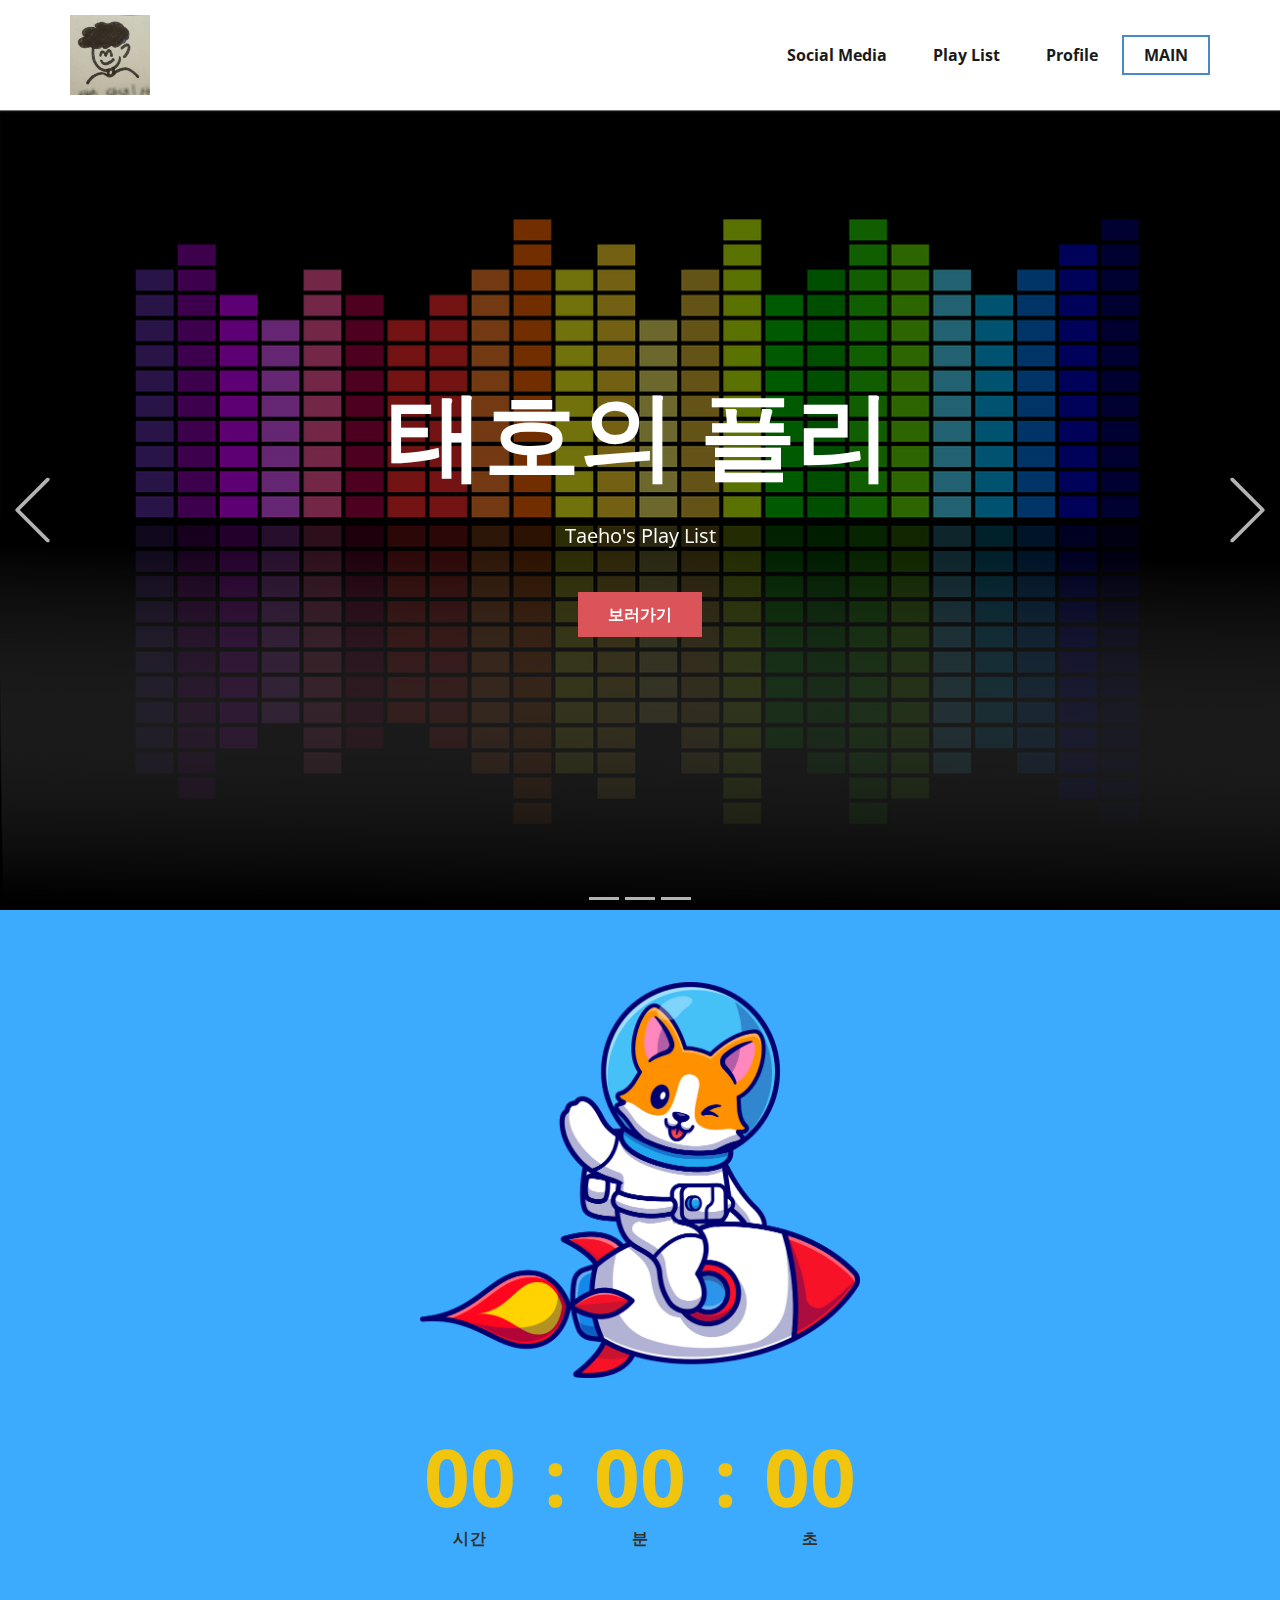
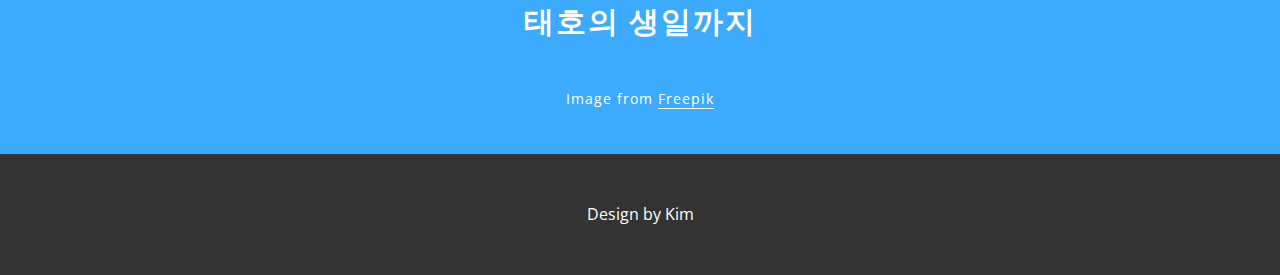
<file: 개인 웹/index.html>
<!DOCTYPE html>
<html style="font-size: 16px;">
  <head>
    <meta name="viewport" content="width=device-width, initial-scale=1.0">
    <meta charset="utf-8">
    <meta name="keywords" content="태호의 플레이 리스트, 개인 프로필 등...">
    <meta name="description" content="">
    <meta name="page_type" content="np-template-header-footer-from-plugin">
    <title>MAIN</title>
    <link rel="stylesheet" href="nicepage.css" media="screen">
<link rel="stylesheet" href="MAIN.css" media="screen">
    <script class="u-script" type="text/javascript" src="jquery.js" defer=""></script>
    <script class="u-script" type="text/javascript" src="nicepage.js" defer=""></script>
    <meta name="generator" content="Nicepage 4.4.3, nicepage.com">
    <link id="u-theme-google-font" rel="stylesheet" href="https://fonts.googleapis.com/css?family=Roboto:100,100i,300,300i,400,400i,500,500i,700,700i,900,900i|Open+Sans:300,300i,400,400i,600,600i,700,700i,800,800i">
    <link id="u-page-google-font" rel="stylesheet" href="https://fonts.googleapis.com/css?family=Roboto:100,100i,300,300i,400,400i,500,500i,700,700i,900,900i">
    
    
    
    <script type="application/ld+json">{
		"@context": "http://schema.org",
		"@type": "Organization",
		"name": "",
		"logo": "images/Iamtaeho.jpg"
}</script>
    <meta name="theme-color" content="#478ac9">
    <meta property="og:title" content="MAIN">
    <meta property="og:type" content="website">
  </head>
  <body class="u-body u-xl-mode"><header class="u-header" id="sec-a93e" data-animation-name="" data-animation-duration="0" data-animation-delay="0" data-animation-direction=""><div class="u-clearfix u-sheet u-valign-middle-xs u-sheet-1">
        <a href="MAIN.html" data-page-id="279209006" class="u-image u-logo u-image-1" data-image-width="1074" data-image-height="1074">
          <img src="images/Iamtaeho.jpg" class="u-logo-image u-logo-image-1" data-image-width="80">
        </a>
        <nav data-position="" class="u-menu u-menu-dropdown u-offcanvas u-menu-1" data-responsive-from="SM">
          <div class="menu-collapse" style="font-size: 1rem; letter-spacing: 0px; font-weight: 700;">
            <a class="u-button-style u-custom-active-border-color u-custom-border u-custom-border-color u-custom-borders u-custom-hover-border-color u-custom-left-right-menu-spacing u-custom-padding-bottom u-custom-text-active-color u-custom-text-color u-custom-text-hover-color u-custom-top-bottom-menu-spacing u-nav-link" href="#" style="padding: 4px 6px; font-size: calc(1em + 8px);">
              <svg class="u-svg-link" viewBox="0 0 24 24"><use xmlns:xlink="http://www.w3.org/1999/xlink" xlink:href="#menu-hamburger"></use></svg>
              <svg class="u-svg-content" version="1.1" id="menu-hamburger" viewBox="0 0 16 16" x="0px" y="0px" xmlns:xlink="http://www.w3.org/1999/xlink" xmlns="http://www.w3.org/2000/svg"><g><rect y="1" width="16" height="2"></rect><rect y="7" width="16" height="2"></rect><rect y="13" width="16" height="2"></rect>
</g></svg>
            </a>
          </div>
          <div class="u-custom-menu u-nav-container">
            <ul class="u-nav u-spacing-2 u-unstyled u-nav-1"><li class="u-nav-item"><a class="u-border-2 u-border-active-palette-1-base u-border-hover-palette-1-light-1 u-button-style u-nav-link u-text-active-grey-90 u-text-grey-90 u-text-hover-grey-90" href="Social-Media.html" style="padding: 10px 20px;">Social Media</a>
</li><li class="u-nav-item"><a class="u-border-2 u-border-active-palette-1-base u-border-hover-palette-1-light-1 u-button-style u-nav-link u-text-active-grey-90 u-text-grey-90 u-text-hover-grey-90" href="Play-List.html" style="padding: 10px 20px;">Play List</a>
</li><li class="u-nav-item"><a class="u-border-2 u-border-active-palette-1-base u-border-hover-palette-1-light-1 u-button-style u-nav-link u-text-active-grey-90 u-text-grey-90 u-text-hover-grey-90" href="Profile.html" style="padding: 10px 20px;">Profile</a>
</li><li class="u-nav-item"><a class="u-border-2 u-border-active-palette-1-base u-border-hover-palette-1-light-1 u-button-style u-nav-link u-text-active-grey-90 u-text-grey-90 u-text-hover-grey-90" href="MAIN.html" style="padding: 10px 20px;">MAIN</a>
</li></ul>
          </div>
          <div class="u-custom-menu u-nav-container-collapse">
            <div class="u-black u-container-style u-inner-container-layout u-opacity u-opacity-95 u-sidenav">
              <div class="u-inner-container-layout u-sidenav-overflow">
                <div class="u-menu-close"></div>
                <ul class="u-align-center u-nav u-popupmenu-items u-unstyled u-nav-2"><li class="u-nav-item"><a class="u-button-style u-nav-link" href="Social-Media.html" style="padding: 10px 20px;">Social Media</a>
</li><li class="u-nav-item"><a class="u-button-style u-nav-link" href="Play-List.html" style="padding: 10px 20px;">Play List</a>
</li><li class="u-nav-item"><a class="u-button-style u-nav-link" href="Profile.html" style="padding: 10px 20px;">Profile</a>
</li><li class="u-nav-item"><a class="u-button-style u-nav-link" href="MAIN.html" style="padding: 10px 20px;">MAIN</a>
</li></ul>
              </div>
            </div>
            <div class="u-black u-menu-overlay u-opacity u-opacity-70"></div>
          </div>
        </nav>
      </div></header>
    <section id="carousel_b805" class="u-carousel u-slide u-block-f564-1" data-u-ride="carousel" data-interval="3000">
      <ol class="u-absolute-hcenter u-carousel-indicators u-block-f564-2">
        <li data-u-target="#carousel_b805" data-u-slide-to="0" class="u-active u-grey-30"></li>
        <li data-u-target="#carousel_b805" class="u-grey-30" data-u-slide-to="1"></li>
        <li data-u-target="#carousel_b805" class="u-grey-30" data-u-slide-to="2"></li>
      </ol>
      <div class="u-carousel-inner" role="listbox">
        <div class="u-active u-align-center u-carousel-item u-clearfix u-image u-shading u-section-1-1" src="" data-image-width="1280" data-image-height="798">
          <div class="u-clearfix u-sheet u-sheet-1">
            <h1 class="u-text u-title u-text-1">태호의 플리</h1>
            <p class="u-large-text u-text u-text-default u-text-variant u-text-2">Taeho's Play List</p>
            <a href="Play-List.html" data-page-id="1198914516" class="u-btn u-button-style u-palette-2-base u-btn-1">보러가기</a>
          </div>
        </div>
        <div class="u-align-center u-carousel-item u-clearfix u-image u-shading u-section-1-2" src="" data-image-width="1280" data-image-height="865">
          <div class="u-clearfix u-sheet u-valign-middle u-sheet-1">
            <h1 class="u-text u-text-default u-title u-text-1">소셜미디어 정보</h1>
            <p class="u-large-text u-text u-text-default u-text-variant u-text-2">Social Media Information</p>
            <a href="Social-Media.html" data-page-id="72778734" class="u-btn u-button-style u-palette-2-base u-btn-1">보러가기</a>
          </div>
        </div>
        <div class="u-align-center u-carousel-item u-clearfix u-image u-shading u-section-1-3" src="" data-image-width="1704" data-image-height="1080">
          <div class="u-clearfix u-sheet u-sheet-1">
            <h1 class="u-text u-text-default u-title u-text-1">프로필</h1>
            <p class="u-large-text u-text u-text-default u-text-variant u-text-2">Profile</p>
            <a href="Profile.html" data-page-id="70452230" class="u-btn u-button-style u-palette-2-base u-btn-1">Profile</a>
          </div>
        </div>
      </div>
      <a class="u-absolute-vcenter u-carousel-control u-carousel-control-prev u-text-grey-30 u-block-f564-3" href="#carousel_b805" role="button" data-u-slide="prev">
        <span aria-hidden="true">
          <svg viewBox="0 0 477.175 477.175"><path d="M145.188,238.575l215.5-215.5c5.3-5.3,5.3-13.8,0-19.1s-13.8-5.3-19.1,0l-225.1,225.1c-5.3,5.3-5.3,13.8,0,19.1l225.1,225
                    c2.6,2.6,6.1,4,9.5,4s6.9-1.3,9.5-4c5.3-5.3,5.3-13.8,0-19.1L145.188,238.575z"></path></svg>
        </span>
        <span class="sr-only">Previous</span>
      </a>
      <a class="u-absolute-vcenter u-carousel-control u-carousel-control-next u-text-grey-30 u-block-f564-4" href="#carousel_b805" role="button" data-u-slide="next">
        <span aria-hidden="true">
          <svg viewBox="0 0 477.175 477.175"><path d="M360.731,229.075l-225.1-225.1c-5.3-5.3-13.8-5.3-19.1,0s-5.3,13.8,0,19.1l215.5,215.5l-215.5,215.5
                    c-5.3,5.3-5.3,13.8,0,19.1c2.6,2.6,6.1,4,9.5,4c3.4,0,6.9-1.3,9.5-4l225.1-225.1C365.931,242.875,365.931,234.275,360.731,229.075z"></path></svg>
        </span>
        <span class="sr-only">Next</span>
      </a>
    </section>
    <section class="u-align-center u-clearfix u-image u-section-2" id="carousel_a089" data-image-width="1928" data-image-height="1080">
      <div class="u-clearfix u-sheet u-sheet-1">
        <img class="u-expanded-width-xs u-image u-image-contain u-image-default u-image-1" src="images/35-min.png" alt="" data-image-width="900" data-image-height="809">
        <div class="u-align-center-xs u-countdown u-countdown-1" data-target-date="Fri, 01 Apr 2022 15:00:04 GMT" data-for="everyone" data-time-left="750m" data-timer-id="0938" data-target-number="100" data-direction="down" data-start-time="Thu, 10 Feb 2022 14:32:44 GMT" data-frequency="1s" data-after-count="none" data-redirect-url="https://" data-type="to-date">
          <div class="u-countdown-wrapper u-spacing-15">
            <div class="u-countdown-item u-countdown-years u-hidden u-spacing-10 u-countdown-item-1">
              <div class="u-countdown-counter u-spacing-0 u-countdown-counter-1"><div class="u-countdown-number u-text-palette-3-base">0</div><div class="u-countdown-number u-hidden u-text-palette-3-base">0</div></div>
              <div class="u-countdown-label u-text-palette-3-dark-3 u-countdown-label-1">Years</div>
            </div>
            <div class="u-countdown-separator u-hidden u-text-palette-3-base u-countdown-separator-1">:</div>
            <div class="u-countdown-days u-countdown-item u-hidden u-spacing-10 u-countdown-item-2">
              <div class="u-countdown-counter u-spacing-0 u-countdown-counter-2"><div class="u-countdown-number u-text-palette-3-base">4</div><div class="u-countdown-number u-text-palette-3-base">9</div><div class="u-countdown-number u-hidden u-text-palette-3-base">0</div></div>
              <div class="u-countdown-label u-text-palette-3-dark-3 u-countdown-label-2">Days</div>
            </div>
            <div class="u-countdown-separator u-hidden u-text-palette-3-base u-countdown-separator-2">:</div>
            <div class="u-countdown-hours u-countdown-item u-spacing-10 u-countdown-item-3">
              <div class="u-countdown-counter u-spacing-0 u-countdown-counter-3"><div class="u-countdown-number u-text-palette-3-base">2</div><div class="u-countdown-number u-text-palette-3-base">3</div></div>
              <div class="u-countdown-label u-text-palette-3-dark-3 u-countdown-label-3">시간</div>
            </div>
            <div class="u-countdown-separator u-text-palette-3-base u-countdown-separator-3">:</div>
            <div class="u-countdown-item u-countdown-minutes u-spacing-10 u-countdown-item-4">
              <div class="u-countdown-counter u-spacing-0 u-countdown-counter-4"><div class="u-countdown-number u-text-palette-3-base">5</div><div class="u-countdown-number u-text-palette-3-base">2</div></div>
              <div class="u-countdown-label u-text-palette-3-dark-3 u-countdown-label-4">분</div>
            </div>
            <div class="u-countdown-separator u-text-palette-3-base u-countdown-separator-4">:</div>
            <div class="u-countdown-item u-countdown-seconds u-spacing-10 u-countdown-item-5">
              <div class="u-countdown-counter u-spacing-0 u-countdown-counter-5"><div class="u-countdown-number u-text-palette-3-base">4</div><div class="u-countdown-number u-text-palette-3-base">5</div></div>
              <div class="u-countdown-label u-text-palette-3-dark-3 u-countdown-label-5">초</div>
            </div>
            <div class="u-countdown-separator u-hidden u-text-palette-3-base u-countdown-separator-5">:</div>
            <div class="u-countdown-item u-countdown-numbers u-hidden u-spacing-10 u-countdown-item-6">
              <div class="u-countdown-counter u-spacing-0 u-countdown-counter-6"><div class="u-countdown-number u-text-palette-3-base">0</div><div class="u-countdown-number u-text-palette-3-base">1</div><div class="u-countdown-number u-text-palette-3-base">0</div><div class="u-countdown-number u-text-palette-3-base">0</div></div>
              <div class="u-countdown-label u-text-palette-3-dark-3 u-countdown-label-6">Items</div>
            </div>
          </div>
          <div class="u-countdown-message u-hidden">
            <p>Sorry, the time is up.</p>
          </div>
        </div>
        <p class="u-align-center-xs u-custom-font u-font-roboto u-text u-text-body-alt-color u-text-default u-text-1">태호의 생일까지</p>
        <p class="u-text u-text-body-alt-color u-text-2">Image from <a href="https://www.freepik.com/vectors/logo" class="u-active-none u-border-1 u-border-active-palette-2-base u-border-hover-palette-2-base u-border-white u-btn u-button-link u-button-style u-hover-none u-none u-text-body-alt-color u-btn-1" target="_blank">Freepik</a>
          <br>
        </p>
        <div class="u-align-center-xs u-countdown u-countdown-2" data-target-date="Fri, 01 Apr 2022 15:00:04 GMT" data-for="everyone" data-time-left="750m" data-timer-id="320a" data-target-number="100" data-direction="down" data-start-time="Thu, 10 Feb 2022 14:32:44 GMT" data-frequency="1s" data-after-count="none" data-redirect-url="https://" data-type="to-date">
          <div class="u-countdown-wrapper u-spacing-15">
            <div class="u-countdown-item u-countdown-years u-hidden u-spacing-10 u-countdown-item-7">
              <div class="u-countdown-counter u-spacing-0 u-countdown-counter-7"><div class="u-countdown-number u-text-palette-3-base">0</div><div class="u-countdown-number u-hidden u-text-palette-3-base">0</div></div>
              <div class="u-countdown-label u-text-palette-3-dark-3 u-countdown-label-7">Years</div>
            </div>
            <div class="u-countdown-separator u-hidden u-text-palette-3-base u-countdown-separator-6">:</div>
            <div class="u-countdown-days u-countdown-item u-spacing-10 u-countdown-item-8">
              <div class="u-countdown-counter u-spacing-0 u-countdown-counter-8"><div class="u-countdown-number u-text-palette-3-base">4</div><div class="u-countdown-number u-text-palette-3-base">9</div><div class="u-countdown-number u-hidden u-text-palette-3-base">0</div></div>
              <div class="u-countdown-label u-text-palette-3-dark-3 u-countdown-label-8">일</div>
            </div>
            <div class="u-countdown-separator u-hidden u-text-palette-3-base u-countdown-separator-7">:</div>
            <div class="u-countdown-hours u-countdown-item u-hidden u-spacing-10 u-countdown-item-9">
              <div class="u-countdown-counter u-spacing-0 u-countdown-counter-9"><div class="u-countdown-number u-text-palette-3-base">2</div><div class="u-countdown-number u-text-palette-3-base">3</div></div>
              <div class="u-countdown-label u-text-palette-3-dark-3 u-countdown-label-9">Hours</div>
            </div>
            <div class="u-countdown-separator u-hidden u-text-palette-3-base u-countdown-separator-8">:</div>
            <div class="u-countdown-item u-countdown-minutes u-hidden u-spacing-10 u-countdown-item-10">
              <div class="u-countdown-counter u-spacing-0 u-countdown-counter-10"><div class="u-countdown-number u-text-palette-3-base">5</div><div class="u-countdown-number u-text-palette-3-base">2</div></div>
              <div class="u-countdown-label u-text-palette-3-dark-3 u-countdown-label-10">Minutes</div>
            </div>
            <div class="u-countdown-separator u-hidden u-text-palette-3-base u-countdown-separator-9">:</div>
            <div class="u-countdown-item u-countdown-seconds u-hidden u-spacing-10 u-countdown-item-11">
              <div class="u-countdown-counter u-spacing-0 u-countdown-counter-11"><div class="u-countdown-number u-text-palette-3-base">4</div><div class="u-countdown-number u-text-palette-3-base">5</div></div>
              <div class="u-countdown-label u-text-palette-3-dark-3 u-countdown-label-11">Seconds</div>
            </div>
            <div class="u-countdown-separator u-hidden u-text-palette-3-base u-countdown-separator-10">:</div>
            <div class="u-countdown-item u-countdown-numbers u-hidden u-spacing-10 u-countdown-item-12">
              <div class="u-countdown-counter u-spacing-0 u-countdown-counter-12"><div class="u-countdown-number u-text-palette-3-base">0</div><div class="u-countdown-number u-text-palette-3-base">1</div><div class="u-countdown-number u-text-palette-3-base">0</div><div class="u-countdown-number u-text-palette-3-base">0</div></div>
              <div class="u-countdown-label u-text-palette-3-dark-3 u-countdown-label-12">Items</div>
            </div>
          </div>
          <div class="u-countdown-message u-hidden">
            <p>Sorry, the time is up.</p>
          </div>
        </div>
      </div>
    </section>
    
    
    <footer class="u-align-left u-clearfix u-footer u-grey-80 u-footer" id="sec-9efb"><div class="u-clearfix u-sheet u-valign-middle u-sheet-1">
        <p class="u-align-center u-text u-text-default u-text-1">Design by Kim</p>
      </div></footer>
  </body>
</html>
</file>
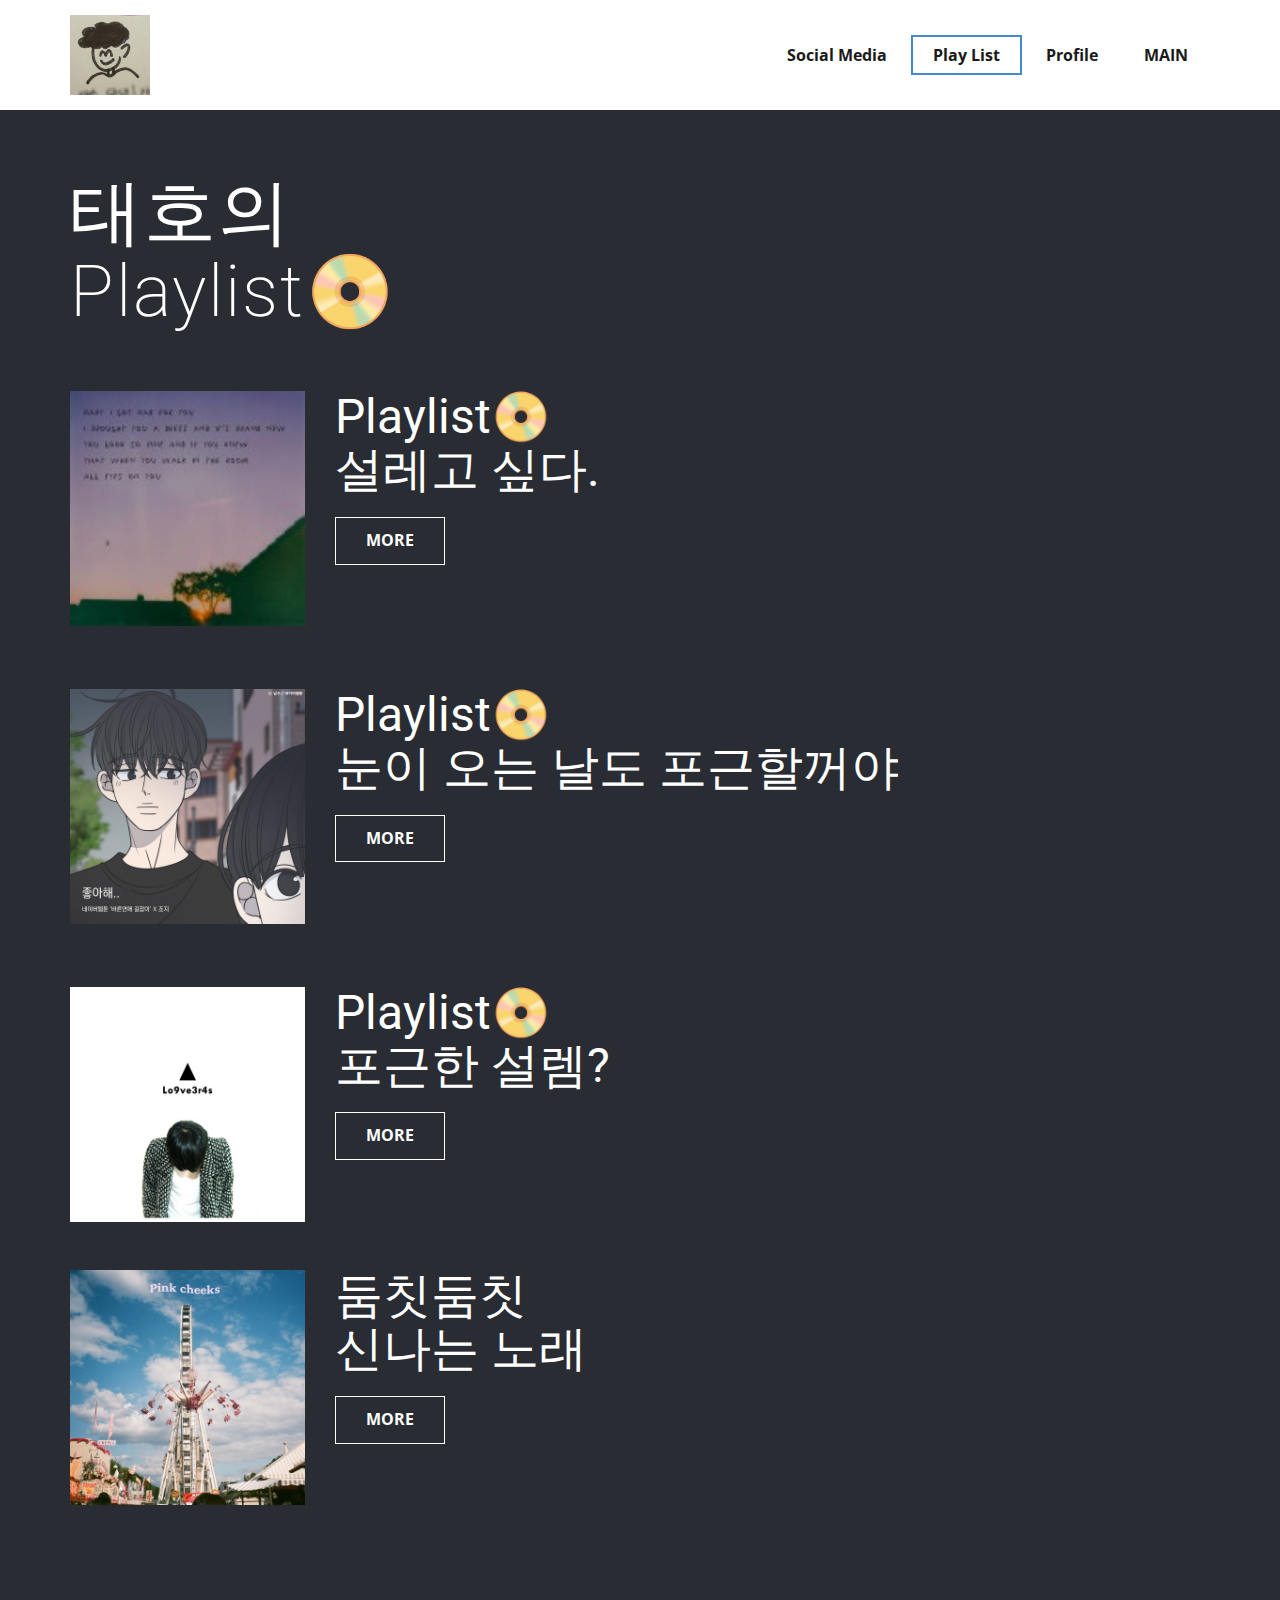
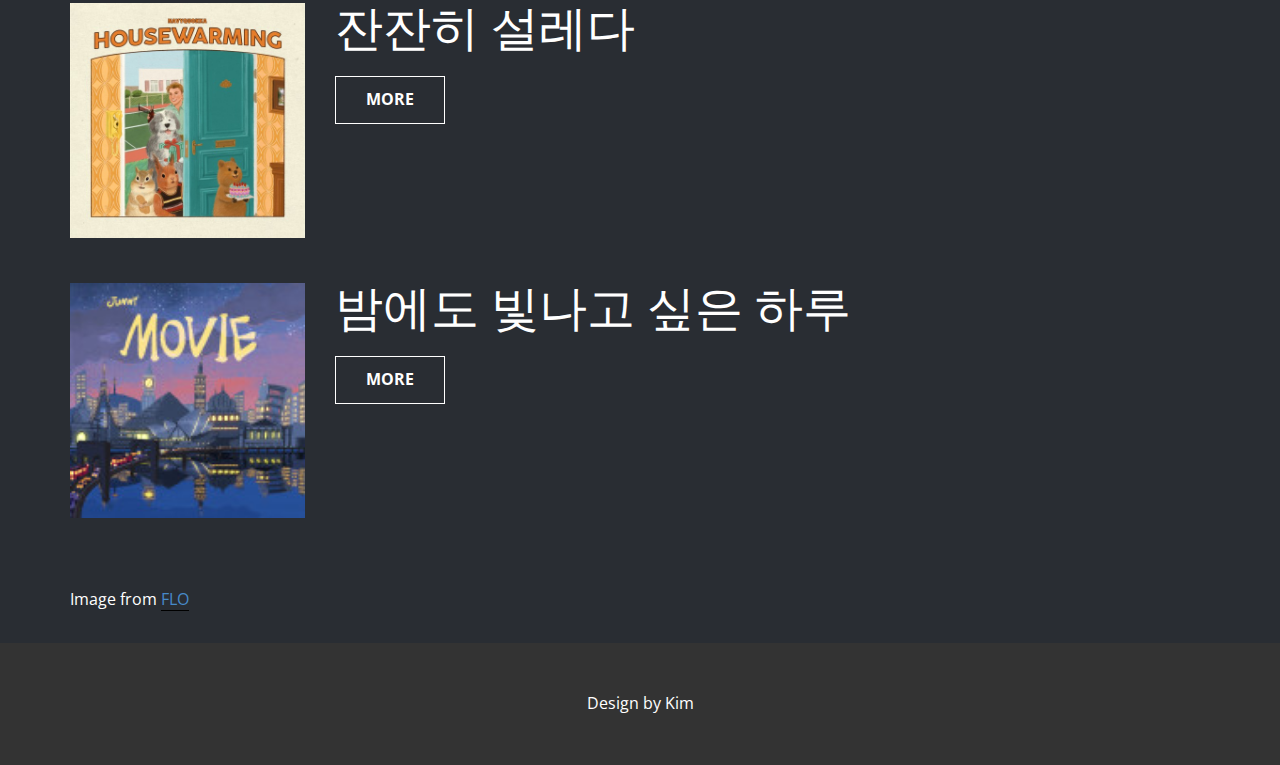
<file: 개인 웹/Play-List.html>
<!DOCTYPE html>
<html style="font-size: 16px;">
  <head>
    <meta name="viewport" content="width=device-width, initial-scale=1.0">
    <meta charset="utf-8">
    <meta name="keywords" content="태호의 최애 리스트, Way Back Home (2021) - 런치, 그렇게 있어 줘 - 산들, 모든 날, 모든 순간 - 폴킴, Marry Me - 마크튭&amp;amp;구윤회, 별을 담은 시 - 마크튭&amp;amp;이라온, 예술이야 - PSY 싸이">
    <meta name="description" content="">
    <meta name="page_type" content="np-template-header-footer-from-plugin">
    <title>Play List</title>
    <link rel="stylesheet" href="nicepage.css" media="screen">
<link rel="stylesheet" href="Play-List.css" media="screen">
    <script class="u-script" type="text/javascript" src="jquery.js" defer=""></script>
    <script class="u-script" type="text/javascript" src="nicepage.js" defer=""></script>
    <meta name="generator" content="Nicepage 4.4.3, nicepage.com">
    <link id="u-theme-google-font" rel="stylesheet" href="https://fonts.googleapis.com/css?family=Roboto:100,100i,300,300i,400,400i,500,500i,700,700i,900,900i|Open+Sans:300,300i,400,400i,600,600i,700,700i,800,800i">
    
    
    
    <script type="application/ld+json">{
		"@context": "http://schema.org",
		"@type": "Organization",
		"name": "",
		"logo": "images/Iamtaeho.jpg"
}</script>
    <meta name="theme-color" content="#478ac9">
    <meta property="og:title" content="Play List">
    <meta property="og:type" content="website">
  </head>
  <body class="u-body u-xl-mode"><header class="u-header" id="sec-a93e" data-animation-name="" data-animation-duration="0" data-animation-delay="0" data-animation-direction=""><div class="u-clearfix u-sheet u-valign-middle-xs u-sheet-1">
        <a href="MAIN.html" data-page-id="279209006" class="u-image u-logo u-image-1" data-image-width="1074" data-image-height="1074">
          <img src="images/Iamtaeho.jpg" class="u-logo-image u-logo-image-1" data-image-width="80">
        </a>
        <nav data-position="" class="u-menu u-menu-dropdown u-offcanvas u-menu-1" data-responsive-from="SM">
          <div class="menu-collapse" style="font-size: 1rem; letter-spacing: 0px; font-weight: 700;">
            <a class="u-button-style u-custom-active-border-color u-custom-border u-custom-border-color u-custom-borders u-custom-hover-border-color u-custom-left-right-menu-spacing u-custom-padding-bottom u-custom-text-active-color u-custom-text-color u-custom-text-hover-color u-custom-top-bottom-menu-spacing u-nav-link" href="#" style="padding: 4px 6px; font-size: calc(1em + 8px);">
              <svg class="u-svg-link" viewBox="0 0 24 24"><use xmlns:xlink="http://www.w3.org/1999/xlink" xlink:href="#menu-hamburger"></use></svg>
              <svg class="u-svg-content" version="1.1" id="menu-hamburger" viewBox="0 0 16 16" x="0px" y="0px" xmlns:xlink="http://www.w3.org/1999/xlink" xmlns="http://www.w3.org/2000/svg"><g><rect y="1" width="16" height="2"></rect><rect y="7" width="16" height="2"></rect><rect y="13" width="16" height="2"></rect>
</g></svg>
            </a>
          </div>
          <div class="u-custom-menu u-nav-container">
            <ul class="u-nav u-spacing-2 u-unstyled u-nav-1"><li class="u-nav-item"><a class="u-border-2 u-border-active-palette-1-base u-border-hover-palette-1-light-1 u-button-style u-nav-link u-text-active-grey-90 u-text-grey-90 u-text-hover-grey-90" href="Social-Media.html" style="padding: 10px 20px;">Social Media</a>
</li><li class="u-nav-item"><a class="u-border-2 u-border-active-palette-1-base u-border-hover-palette-1-light-1 u-button-style u-nav-link u-text-active-grey-90 u-text-grey-90 u-text-hover-grey-90" href="Play-List.html" style="padding: 10px 20px;">Play List</a>
</li><li class="u-nav-item"><a class="u-border-2 u-border-active-palette-1-base u-border-hover-palette-1-light-1 u-button-style u-nav-link u-text-active-grey-90 u-text-grey-90 u-text-hover-grey-90" href="Profile.html" style="padding: 10px 20px;">Profile</a>
</li><li class="u-nav-item"><a class="u-border-2 u-border-active-palette-1-base u-border-hover-palette-1-light-1 u-button-style u-nav-link u-text-active-grey-90 u-text-grey-90 u-text-hover-grey-90" href="MAIN.html" style="padding: 10px 20px;">MAIN</a>
</li></ul>
          </div>
          <div class="u-custom-menu u-nav-container-collapse">
            <div class="u-black u-container-style u-inner-container-layout u-opacity u-opacity-95 u-sidenav">
              <div class="u-inner-container-layout u-sidenav-overflow">
                <div class="u-menu-close"></div>
                <ul class="u-align-center u-nav u-popupmenu-items u-unstyled u-nav-2"><li class="u-nav-item"><a class="u-button-style u-nav-link" href="Social-Media.html" style="padding: 10px 20px;">Social Media</a>
</li><li class="u-nav-item"><a class="u-button-style u-nav-link" href="Play-List.html" style="padding: 10px 20px;">Play List</a>
</li><li class="u-nav-item"><a class="u-button-style u-nav-link" href="Profile.html" style="padding: 10px 20px;">Profile</a>
</li><li class="u-nav-item"><a class="u-button-style u-nav-link" href="MAIN.html" style="padding: 10px 20px;">MAIN</a>
</li></ul>
              </div>
            </div>
            <div class="u-black u-menu-overlay u-opacity u-opacity-70"></div>
          </div>
        </nav>
      </div></header>
    <section class="u-clearfix u-palette-5-dark-3 u-section-1" id="carousel_2701">
      <div class="u-clearfix u-sheet u-sheet-1">
        <h1 class="u-text u-text-1">태호의&nbsp;<br>Playlist📀<br>
        </h1>
        <div class="u-expanded-width u-list u-list-1">
          <div class="u-repeater u-repeater-1">
            <div class="u-container-style u-list-item u-repeater-item">
              <div class="u-container-layout u-similar-container u-container-layout-1">
                <img src="images/1198914516-07.jpeg" alt="" class="u-image u-image-default u-preserve-proportions u-image-1" data-image-width="140" data-image-height="140">
                <h2 class="u-text u-text-2"> Playlist📀<br>설레고 싶다.
                </h2>
                <a href="http://flomuz.io/s/r.hFK1unbig" class="u-active-white u-border-1 u-border-white u-btn u-button-style u-hover-white u-none u-text-active-palette-5-dark-3 u-text-body-alt-color u-text-hover-palette-5-dark-3 u-btn-1" target="_blank">more</a>
              </div>
            </div>
            <div class="u-container-style u-list-item u-repeater-item">
              <div class="u-container-layout u-similar-container u-container-layout-2">
                <img src="images/1198914516-08.jpeg" alt="" class="u-image u-image-default u-preserve-proportions u-image-2" data-image-width="500" data-image-height="500">
                <h2 class="u-text u-text-3"> Playlist📀&nbsp;<br>눈이 오는 날도 포근할꺼야
                </h2>
                <a href="http://flomuz.io/s/r.hFK1HmV40" class="u-active-white u-border-1 u-border-white u-btn u-button-style u-hover-white u-none u-text-active-palette-5-dark-3 u-text-body-alt-color u-text-hover-palette-5-dark-3 u-btn-2" target="_blank">more</a>
              </div>
            </div>
            <div class="u-container-style u-list-item u-repeater-item">
              <div class="u-container-layout u-similar-container u-container-layout-3">
                <img src="images/1198914516-09.jpeg" alt="" class="u-image u-image-default u-preserve-proportions u-image-3" data-image-width="500" data-image-height="500">
                <h2 class="u-text u-text-4"> Playlist📀&nbsp;<br>포근한 설렘?
                </h2>
                <a href="http://flomuz.io/s/r.hFOfGQ5Nd" class="u-active-white u-border-1 u-border-white u-btn u-button-style u-hover-white u-none u-text-active-palette-5-dark-3 u-text-body-alt-color u-text-hover-palette-5-dark-3 u-btn-3" target="_blank">more</a>
              </div>
            </div>
          </div>
        </div>
      </div>
    </section>
    <section class="u-clearfix u-palette-5-dark-3 u-section-2" id="carousel_26f7">
      <div class="u-clearfix u-sheet u-sheet-1">
        <div class="u-expanded-width u-list u-list-1">
          <div class="u-repeater u-repeater-1">
            <div class="u-container-style u-list-item u-repeater-item">
              <div class="u-container-layout u-similar-container u-container-layout-1">
                <img src="images/1198914516-010.jpeg" alt="" class="u-image u-image-default u-preserve-proportions u-image-1" data-image-width="500" data-image-height="500">
                <h2 class="u-text u-text-1"> 둠칫둠칫&nbsp;<br>신나는 노래 
                </h2>
                <a href="http://flomuz.io/s/r.hGb1fVPuq" class="u-active-white u-border-1 u-border-white u-btn u-button-style u-hover-white u-none u-text-active-palette-5-dark-3 u-text-body-alt-color u-text-hover-palette-5-dark-3 u-btn-1" target="_blank">more</a>
              </div>
            </div>
            <div class="u-container-style u-list-item u-repeater-item">
              <div class="u-container-layout u-similar-container u-container-layout-2">
                <img src="images/1198914516-011.jpeg" alt="" class="u-image u-image-default u-preserve-proportions u-image-2" data-image-width="500" data-image-height="500">
                <h2 class="u-text u-text-2"> 잔잔히 설레다</h2>
                <a href="http://flomuz.io/s/r.hGB9oMIva" class="u-active-white u-border-1 u-border-white u-btn u-button-style u-hover-white u-none u-text-active-palette-5-dark-3 u-text-body-alt-color u-text-hover-palette-5-dark-3 u-btn-2" target="_blank">more</a>
              </div>
            </div>
            <div class="u-container-style u-list-item u-repeater-item">
              <div class="u-container-layout u-similar-container u-container-layout-3">
                <img src="images/1198914516-012.jpeg" alt="" class="u-image u-image-default u-preserve-proportions u-image-3" data-image-width="140" data-image-height="140">
                <h2 class="u-text u-text-3"> 밤에도&nbsp;빛나고 싶은 하루</h2>
                <a href="http://flomuz.io/s/r.hGB8E2ned" class="u-active-white u-border-1 u-border-white u-btn u-button-style u-hover-white u-none u-text-active-palette-5-dark-3 u-text-body-alt-color u-text-hover-palette-5-dark-3 u-btn-3" target="_blank">more</a>
              </div>
            </div>
          </div>
        </div>
        <p class="u-text u-text-4">Image from <a href="https://www.music-flo.com" class="u-active-none u-border-1 u-border-black u-btn u-button-link u-button-style u-hover-none u-none u-text-palette-1-base u-btn-4">FLO<br>
          </a>
        </p>
      </div>
    </section>
    
    
    <footer class="u-align-left u-clearfix u-footer u-grey-80 u-footer" id="sec-9efb"><div class="u-clearfix u-sheet u-valign-middle u-sheet-1">
        <p class="u-align-center u-text u-text-default u-text-1">Design by Kim</p>
      </div></footer>
    </section>
  </body>
</html>
</file>
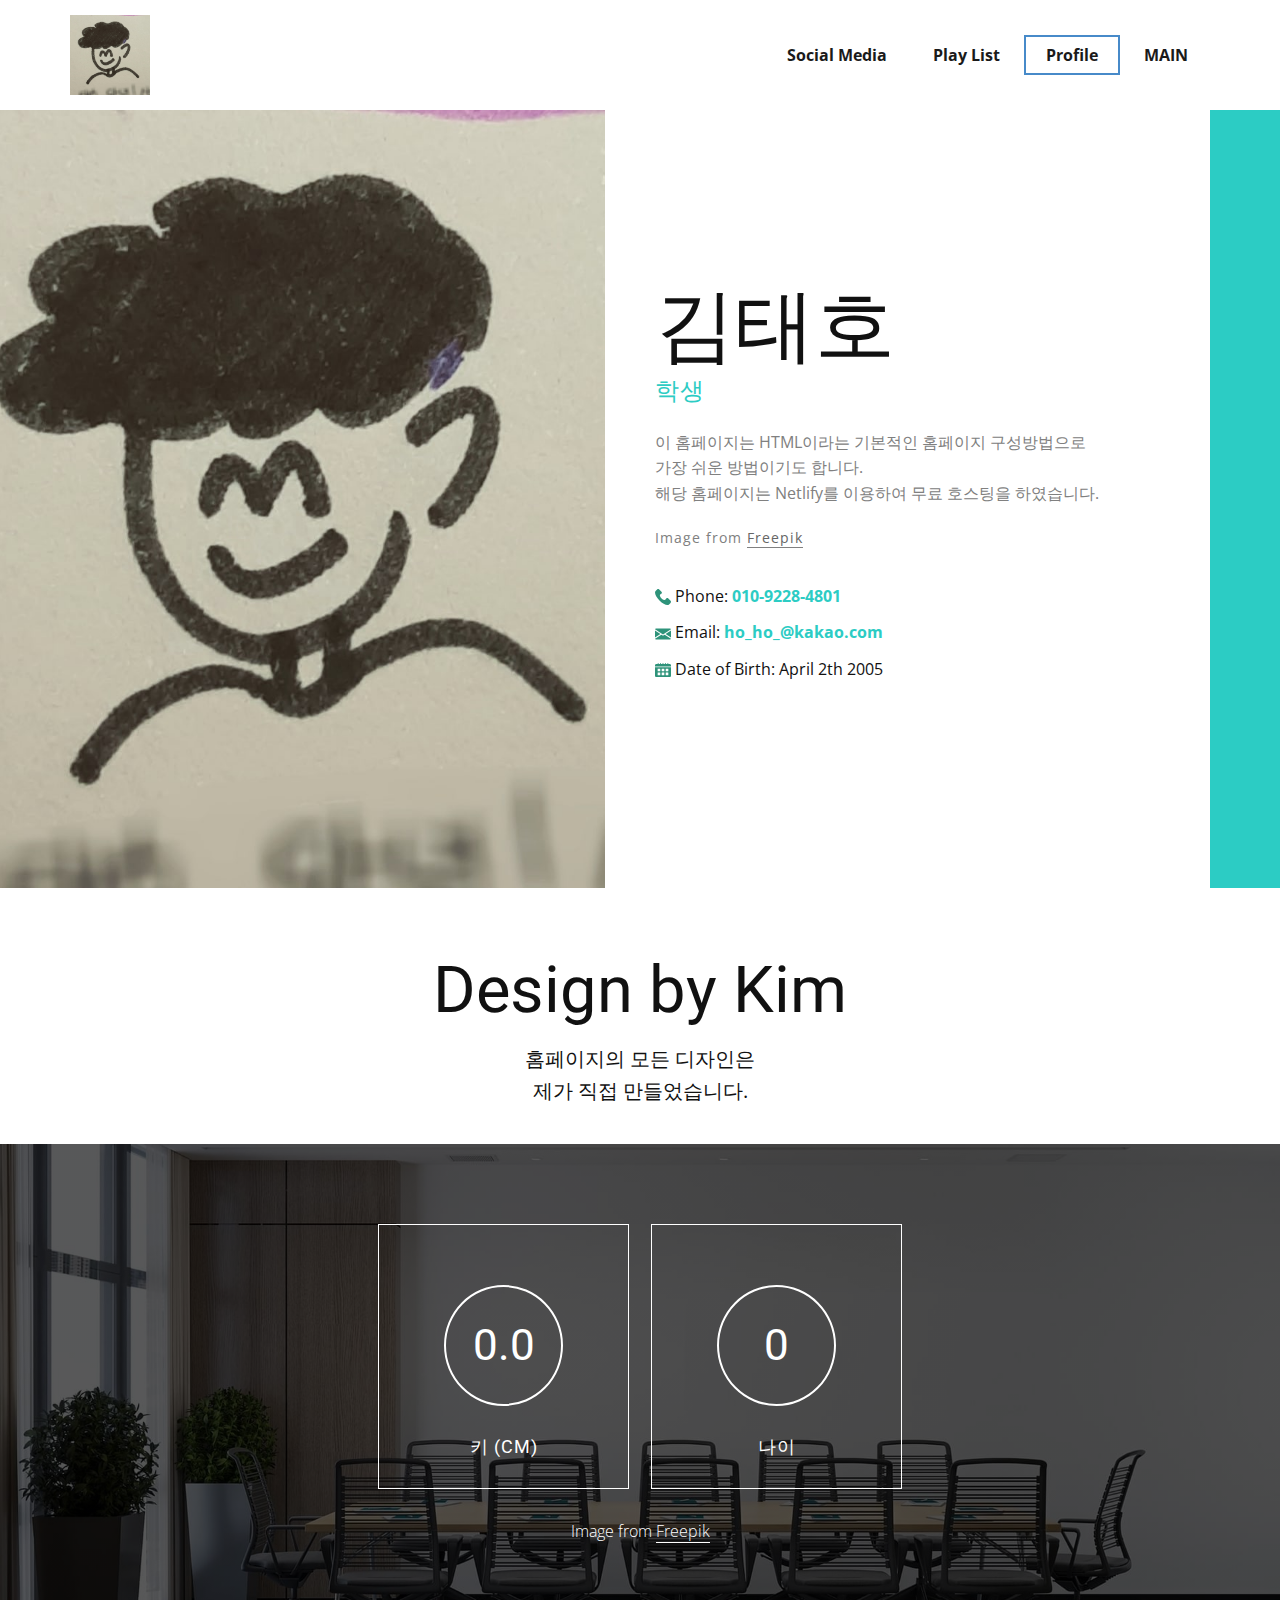
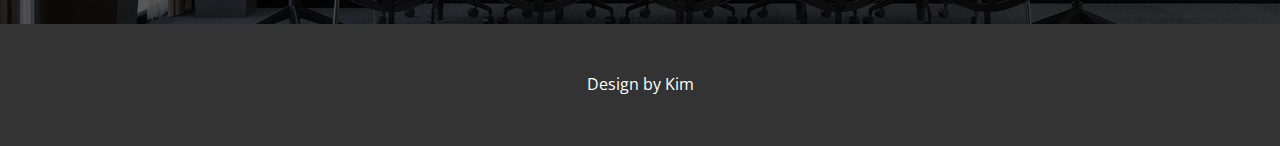
<file: 개인 웹/Profile.html>
<!DOCTYPE html>
<html style="font-size: 16px;">
  <head>
    <meta name="viewport" content="width=device-width, initial-scale=1.0">
    <meta charset="utf-8">
    <meta name="keywords" content="Hello, I’m John., Design and Concept&nbsp;Development, My Works, Expertise, Profile, Pricing Table, Nam ultrices ultrices nec tortor pulvinar esteras loremips est orem., Follow us, Contact Me">
    <meta name="description" content="">
    <meta name="page_type" content="np-template-header-footer-from-plugin">
    <title>Profile</title>
    <link rel="stylesheet" href="nicepage.css" media="screen">
<link rel="stylesheet" href="Profile.css" media="screen">
    <script class="u-script" type="text/javascript" src="jquery.js" defer=""></script>
    <script class="u-script" type="text/javascript" src="nicepage.js" defer=""></script>
    <meta name="generator" content="Nicepage 4.4.3, nicepage.com">
    <link id="u-theme-google-font" rel="stylesheet" href="https://fonts.googleapis.com/css?family=Roboto:100,100i,300,300i,400,400i,500,500i,700,700i,900,900i|Open+Sans:300,300i,400,400i,600,600i,700,700i,800,800i">
    <link id="u-page-google-font" rel="stylesheet" href="https://fonts.googleapis.com/css?family=Oswald:200,300,400,500,600,700|PT+Sans:400,400i,700,700i">
    
    
    
    
    <script type="application/ld+json">{
		"@context": "http://schema.org",
		"@type": "Organization",
		"name": "",
		"logo": "images/Iamtaeho.jpg"
}</script>
    <meta name="theme-color" content="#478ac9">
    <meta property="og:title" content="Profile">
    <meta property="og:type" content="website">
  </head>
  <body class="u-body u-xl-mode"><header class="u-header" id="sec-a93e" data-animation-name="" data-animation-duration="0" data-animation-delay="0" data-animation-direction=""><div class="u-clearfix u-sheet u-valign-middle-xs u-sheet-1">
        <a href="MAIN.html" data-page-id="279209006" class="u-image u-logo u-image-1" data-image-width="1074" data-image-height="1074">
          <img src="images/Iamtaeho.jpg" class="u-logo-image u-logo-image-1" data-image-width="80">
        </a>
        <nav data-position="" class="u-menu u-menu-dropdown u-offcanvas u-menu-1" data-responsive-from="SM">
          <div class="menu-collapse" style="font-size: 1rem; letter-spacing: 0px; font-weight: 700;">
            <a class="u-button-style u-custom-active-border-color u-custom-border u-custom-border-color u-custom-borders u-custom-hover-border-color u-custom-left-right-menu-spacing u-custom-padding-bottom u-custom-text-active-color u-custom-text-color u-custom-text-hover-color u-custom-top-bottom-menu-spacing u-nav-link" href="#" style="padding: 4px 6px; font-size: calc(1em + 8px);">
              <svg class="u-svg-link" viewBox="0 0 24 24"><use xmlns:xlink="http://www.w3.org/1999/xlink" xlink:href="#menu-hamburger"></use></svg>
              <svg class="u-svg-content" version="1.1" id="menu-hamburger" viewBox="0 0 16 16" x="0px" y="0px" xmlns:xlink="http://www.w3.org/1999/xlink" xmlns="http://www.w3.org/2000/svg"><g><rect y="1" width="16" height="2"></rect><rect y="7" width="16" height="2"></rect><rect y="13" width="16" height="2"></rect>
</g></svg>
            </a>
          </div>
          <div class="u-custom-menu u-nav-container">
            <ul class="u-nav u-spacing-2 u-unstyled u-nav-1"><li class="u-nav-item"><a class="u-border-2 u-border-active-palette-1-base u-border-hover-palette-1-light-1 u-button-style u-nav-link u-text-active-grey-90 u-text-grey-90 u-text-hover-grey-90" href="Social-Media.html" style="padding: 10px 20px;">Social Media</a>
</li><li class="u-nav-item"><a class="u-border-2 u-border-active-palette-1-base u-border-hover-palette-1-light-1 u-button-style u-nav-link u-text-active-grey-90 u-text-grey-90 u-text-hover-grey-90" href="Play-List.html" style="padding: 10px 20px;">Play List</a>
</li><li class="u-nav-item"><a class="u-border-2 u-border-active-palette-1-base u-border-hover-palette-1-light-1 u-button-style u-nav-link u-text-active-grey-90 u-text-grey-90 u-text-hover-grey-90" href="Profile.html" style="padding: 10px 20px;">Profile</a>
</li><li class="u-nav-item"><a class="u-border-2 u-border-active-palette-1-base u-border-hover-palette-1-light-1 u-button-style u-nav-link u-text-active-grey-90 u-text-grey-90 u-text-hover-grey-90" href="MAIN.html" style="padding: 10px 20px;">MAIN</a>
</li></ul>
          </div>
          <div class="u-custom-menu u-nav-container-collapse">
            <div class="u-black u-container-style u-inner-container-layout u-opacity u-opacity-95 u-sidenav">
              <div class="u-inner-container-layout u-sidenav-overflow">
                <div class="u-menu-close"></div>
                <ul class="u-align-center u-nav u-popupmenu-items u-unstyled u-nav-2"><li class="u-nav-item"><a class="u-button-style u-nav-link" href="Social-Media.html" style="padding: 10px 20px;">Social Media</a>
</li><li class="u-nav-item"><a class="u-button-style u-nav-link" href="Play-List.html" style="padding: 10px 20px;">Play List</a>
</li><li class="u-nav-item"><a class="u-button-style u-nav-link" href="Profile.html" style="padding: 10px 20px;">Profile</a>
</li><li class="u-nav-item"><a class="u-button-style u-nav-link" href="MAIN.html" style="padding: 10px 20px;">MAIN</a>
</li></ul>
              </div>
            </div>
            <div class="u-black u-menu-overlay u-opacity u-opacity-70"></div>
          </div>
        </nav>
      </div></header> 
    <section class="u-align-center u-clearfix u-palette-4-base u-section-1" id="sec-d430">
      <div class="u-clearfix u-gutter-0 u-layout-wrap u-layout-wrap-1">
        <div class="u-gutter-0 u-layout">
          <div class="u-layout-row">
            <div class="u-container-style u-image u-layout-cell u-size-30 u-image-1" data-image-width="1074" data-image-height="1074">
              <div class="u-container-layout u-valign-bottom u-container-layout-1"></div>
            </div>
            <div class="u-align-left u-container-style u-layout-cell u-shape-rectangle u-size-30 u-white u-layout-cell-2">
              <div class="u-container-layout u-container-layout-2">
                <h1 class="u-custom-font u-font-oswald u-text u-text-1">김태호</h1>
                <h6 class="u-custom-font u-font-pt-sans u-text u-text-palette-4-base u-text-2">학생</h6>
                <p class="u-text u-text-grey-50 u-text-3">이 홈페이지는 HTML이라는 기본적인 홈페이지 구성방법으로<br>가장 쉬운 방법이기도 합니다.<br>해당 홈페이지는 Netlify를 이용하여 무료 호스팅을 하였습니다.
                </p>
                <p class="u-text u-text-grey-50 u-text-4">Image from <a href="https://www.freepik.com/photos/business" class="u-active-none u-border-1 u-border-grey-50 u-btn u-button-link u-button-style u-hover-none u-none u-text-grey-60 u-btn-1" target="_blank">Freepik</a>
                </p>
                <p class="u-text u-text-5"><span class="u-icon u-text-palette-4-base u-icon-1"><svg class="u-svg-content" viewBox="0 0 513.64 513.64" x="0px" y="0px" style="width: 1em; height: 1em;"><g><g><path d="M499.66,376.96l-71.68-71.68c-25.6-25.6-69.12-15.359-79.36,17.92c-7.68,23.041-33.28,35.841-56.32,30.72    c-51.2-12.8-120.32-79.36-133.12-133.12c-7.68-23.041,7.68-48.641,30.72-56.32c33.28-10.24,43.52-53.76,17.92-79.36l-71.68-71.68    c-20.48-17.92-51.2-17.92-69.12,0l-48.64,48.64c-48.64,51.2,5.12,186.88,125.44,307.2c120.32,120.32,256,176.641,307.2,125.44    l48.64-48.64C517.581,425.6,517.581,394.88,499.66,376.96z"></path>
</g>
</g></svg><img></span>&nbsp;Phone: <a href="tel:+123456789" class="u-active-none u-border-none u-btn u-button-link u-button-style u-hover-none u-none u-text-palette-4-base u-btn-2">010-9228-4801</a>
                </p>
                <p class="u-text u-text-6"><span class="u-icon u-text-palette-4-base u-icon-2"><svg class="u-svg-content" viewBox="0 0 512 512" x="0px" y="0px" style="width: 1em; height: 1em;"><g><g><polygon points="339.392,258.624 512,367.744 512,144.896   "></polygon>
</g>
</g><g><g><polygon points="0,144.896 0,367.744 172.608,258.624   "></polygon>
</g>
</g><g><g><path d="M480,80H32C16.032,80,3.36,91.904,0.96,107.232L256,275.264l255.04-168.032C508.64,91.904,495.968,80,480,80z"></path>
</g>
</g><g><g><path d="M310.08,277.952l-45.28,29.824c-2.688,1.76-5.728,2.624-8.8,2.624c-3.072,0-6.112-0.864-8.8-2.624l-45.28-29.856    L1.024,404.992C3.488,420.192,16.096,432,32,432h448c15.904,0,28.512-11.808,30.976-27.008L310.08,277.952z"></path>
</g>
</g></svg><img></span>&nbsp;Email: <a href="mailto:ho_ho_@kakao.com" class="u-active-none u-border-none u-btn u-button-link u-button-style u-hover-none u-none u-text-palette-4-base u-btn-3">ho_ho_@kakao.com<br>
                  </a>
                </p>
                <p class="u-text u-text-7"><span class="u-icon u-text-palette-4-base u-icon-3"><svg class="u-svg-content" viewBox="0 0 512 512" x="0px" y="0px" style="width: 1em; height: 1em;"><g><g><path d="M0,165.014v272.984c0,24.198,19.687,43.885,43.885,43.885h424.23c24.198,0,43.885-19.686,43.885-43.884V165.014H0z     M169.541,415.405c0,5.567-4.513,10.079-10.079,10.079H95.103c-5.567,0-10.079-4.513-10.079-10.079v-66.587    c0-5.567,4.513-10.079,10.079-10.079h64.359c5.567,0,10.079,4.513,10.079,10.079V415.405z M169.541,288.915    c0,5.567-4.513,10.079-10.079,10.079H95.103c-5.567,0-10.079-4.513-10.079-10.079v-66.587c0-5.567,4.513-10.079,10.079-10.079    h64.359c5.567,0,10.079,4.513,10.079,10.079V288.915z M298.259,415.405c0,5.567-4.513,10.079-10.079,10.079h-64.359    c-5.567,0-10.079-4.513-10.079-10.079v-66.587c0-5.567,4.513-10.079,10.079-10.079h64.359c5.567,0,10.079,4.513,10.079,10.079    V415.405z M298.259,288.915c0,5.567-4.513,10.079-10.079,10.079h-64.359c-5.567,0-10.079-4.513-10.079-10.079v-66.587    c0-5.567,4.513-10.079,10.079-10.079h64.359c5.567,0,10.079,4.513,10.079,10.079V288.915z M426.977,415.405    c0,5.567-4.513,10.079-10.079,10.079h-64.359c-5.567,0-10.079-4.513-10.079-10.079v-66.587c0-5.567,4.513-10.079,10.079-10.079    h64.359c5.567,0,10.079,4.513,10.079,10.079V415.405z M426.977,288.915c0,5.567-4.513,10.079-10.079,10.079h-64.359    c-5.567,0-10.079-4.513-10.079-10.079v-66.587c0-5.567,4.513-10.079,10.079-10.079h64.359c5.567,0,10.079,4.513,10.079,10.079    V288.915z"></path>
</g>
</g><g><g><path d="M468.115,67.768h-41.742V45.236c0-8.35-6.769-15.119-15.119-15.119s-15.119,6.769-15.119,15.119v22.532h-47.388V45.236    c0-8.35-6.769-15.119-15.119-15.119c-8.35,0-15.119,6.769-15.119,15.119v22.532H271.12V45.236c0-8.35-6.769-15.119-15.119-15.119    s-15.119,6.769-15.119,15.119v22.532h-47.389V45.236c0-8.35-6.769-15.119-15.119-15.119c-8.35,0-15.119,6.769-15.119,15.119    v22.532h-47.388V45.236c0-8.35-6.769-15.119-15.119-15.119c-8.35,0-15.119,6.769-15.119,15.119v22.532h-0.002H43.885    C19.687,67.768,0,87.455,0,111.653v33.203h512v-33.203C512,87.455,492.313,67.768,468.115,67.768z"></path>
</g>
</g></svg><img></span>&nbsp;Date of Birth: April 2th 2005
                </p>
              </div>
            </div>
          </div>
        </div>
      </div>
    </section>
    <section class="u-align-center u-clearfix u-section-2" id="carousel_13b7">
      <div class="u-clearfix u-sheet u-sheet-1">
        <h1 class="u-align-left-xs u-text u-text-1">Design by Kim</h1>
        <p class="u-align-left-xs u-text u-text-2">홈페이지의 모든 디자인은<br>제가 직접 만들었습니다.
        </p>
      </div>
    </section>
    <section class="u-align-center u-clearfix u-image u-shading u-section-3" src="" data-image-width="1920" data-image-height="960" id="sec-2082">
      <div class="u-clearfix u-sheet u-valign-middle-md u-valign-middle-sm u-valign-middle-xs u-sheet-1">
        <div class="u-expanded-width-md u-expanded-width-sm u-expanded-width-xs u-list u-list-1">
          <div class="u-repeater u-repeater-1">
            <div class="u-align-center u-border-1 u-border-white u-container-style u-list-item u-repeater-item u-shape-rectangle">
              <div class="u-container-layout u-similar-container u-valign-middle-sm u-valign-middle-xs u-container-layout-1">
                <div class="u-border-2 u-border-white u-container-style u-group u-shape-circle u-group-1">
                  <div class="u-container-layout u-valign-middle u-container-layout-2">
                    <h3 class="u-align-center u-text u-text-default u-text-1" data-animation-name="counter" data-animation-event="scroll" data-animation-duration="3000">173.2</h3>
                  </div>
                </div>
                <h5 class="u-text u-text-default u-text-2">키 (cm)</h5>
              </div>
            </div>
            <div class="u-align-center u-border-1 u-border-white u-container-style u-list-item u-repeater-item u-shape-rectangle">
              <div class="u-container-layout u-similar-container u-valign-middle-sm u-valign-middle-xs u-container-layout-3">
                <div class="u-border-2 u-border-white u-container-style u-group u-shape-circle u-group-2">
                  <div class="u-container-layout u-valign-middle u-container-layout-4">
                    <h3 class="u-align-center u-text u-text-default u-text-3" data-animation-name="counter" data-animation-event="scroll" data-animation-duration="3000">18</h3>
                  </div>
                </div>
                <h5 class="u-text u-text-default u-text-4">나이</h5>
              </div>
            </div>
          </div>
        </div>
        <p class="u-text u-text-5">Image from <a href="https://www.freepik.com/psd/background" class="u-active-none u-border-1 u-border-white u-btn u-button-link u-button-style u-hover-none u-none u-text-body-alt-color u-btn-1" target="_blank">Freepik</a>
        </p>
      </div>
    </section>
    
    
    <footer class="u-align-left u-clearfix u-footer u-grey-80 u-footer" id="sec-9efb"><div class="u-clearfix u-sheet u-valign-middle u-sheet-1">
        <p class="u-align-center u-text u-text-default u-text-1">Design by Kim</p>
      </div></footer>
  </body>
</html>
</file>
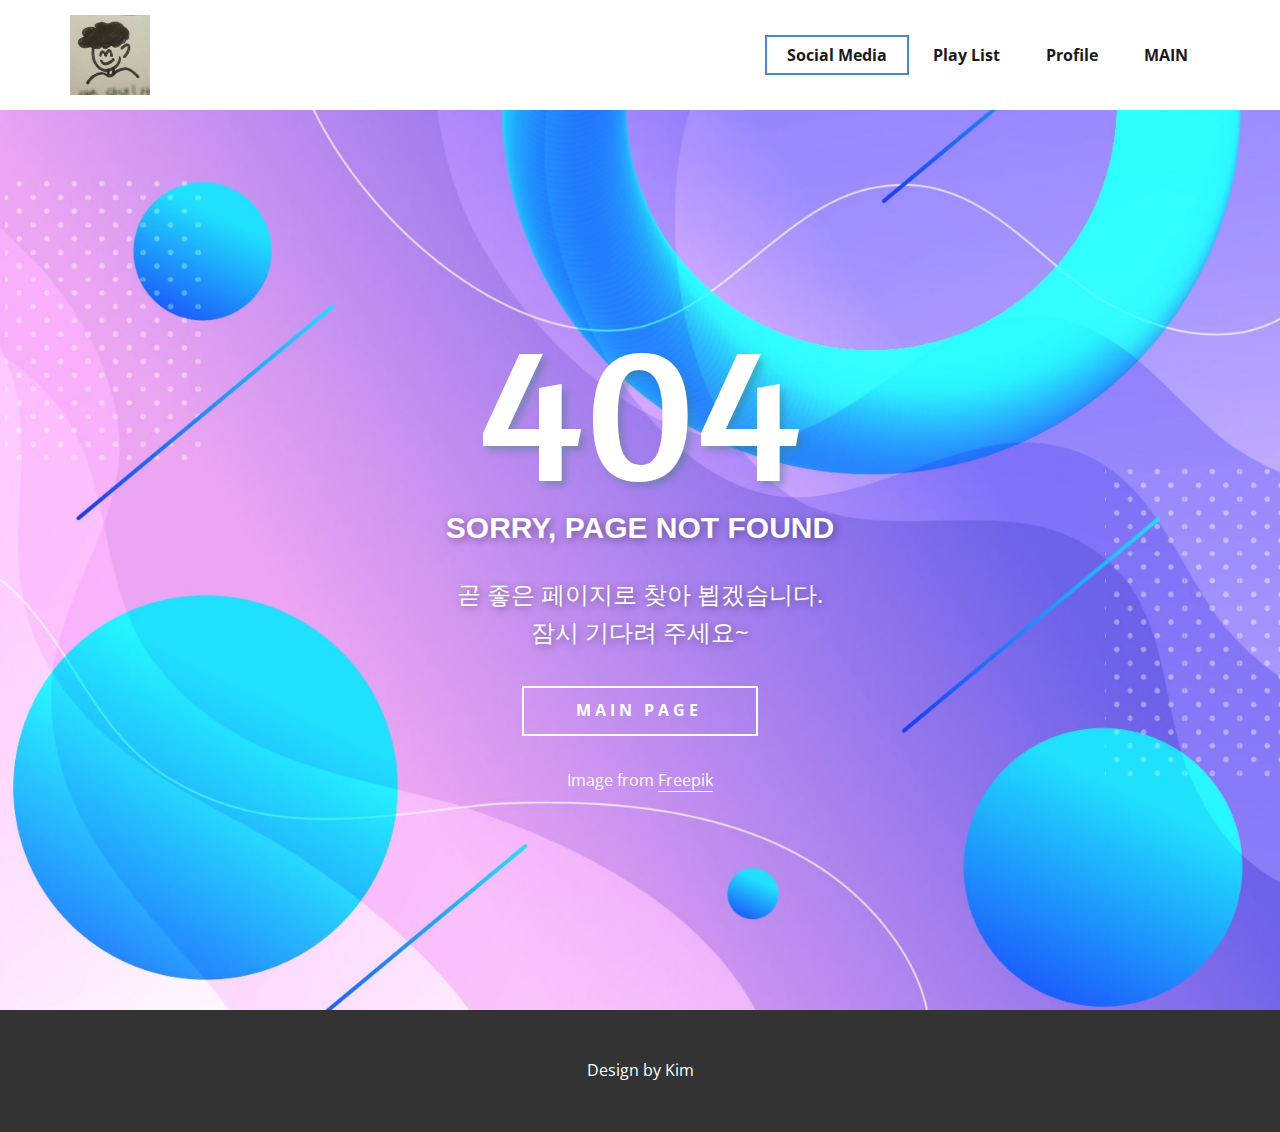
<file: 개인 웹/Social-Media.html>
<!DOCTYPE html>
<html style="font-size: 16px;">
  <head>
    <meta name="viewport" content="width=device-width, initial-scale=1.0">
    <meta charset="utf-8">
    <meta name="keywords" content="404">
    <meta name="description" content="">
    <meta name="page_type" content="np-template-header-footer-from-plugin">
    <title>Social Media</title>
    <link rel="stylesheet" href="nicepage.css" media="screen">
<link rel="stylesheet" href="Social-Media.css" media="screen">
    <script class="u-script" type="text/javascript" src="jquery.js" defer=""></script>
    <script class="u-script" type="text/javascript" src="nicepage.js" defer=""></script>
    <meta name="generator" content="Nicepage 4.4.3, nicepage.com">
    <link id="u-theme-google-font" rel="stylesheet" href="https://fonts.googleapis.com/css?family=Roboto:100,100i,300,300i,400,400i,500,500i,700,700i,900,900i|Open+Sans:300,300i,400,400i,600,600i,700,700i,800,800i">
    <link id="u-page-google-font" rel="stylesheet" href="https://fonts.googleapis.com/css?family=Amaranth:400,400i,700,700i">
    
    
    <script type="application/ld+json">{
		"@context": "http://schema.org",
		"@type": "Organization",
		"name": "",
		"logo": "images/Iamtaeho.jpg"
}</script>
    <meta name="theme-color" content="#478ac9">
    <meta property="og:title" content="Social Media">
    <meta property="og:type" content="website">
  </head>
  <body class="u-body u-xl-mode"><header class="u-header" id="sec-a93e" data-animation-name="" data-animation-duration="0" data-animation-delay="0" data-animation-direction=""><div class="u-clearfix u-sheet u-valign-middle-xs u-sheet-1">
        <a href="MAIN.html" data-page-id="279209006" class="u-image u-logo u-image-1" data-image-width="1074" data-image-height="1074">
          <img src="images/Iamtaeho.jpg" class="u-logo-image u-logo-image-1" data-image-width="80">
        </a>
        <nav data-position="" class="u-menu u-menu-dropdown u-offcanvas u-menu-1" data-responsive-from="SM">
          <div class="menu-collapse" style="font-size: 1rem; letter-spacing: 0px; font-weight: 700;">
            <a class="u-button-style u-custom-active-border-color u-custom-border u-custom-border-color u-custom-borders u-custom-hover-border-color u-custom-left-right-menu-spacing u-custom-padding-bottom u-custom-text-active-color u-custom-text-color u-custom-text-hover-color u-custom-top-bottom-menu-spacing u-nav-link" href="#" style="padding: 4px 6px; font-size: calc(1em + 8px);">
              <svg class="u-svg-link" viewBox="0 0 24 24"><use xmlns:xlink="http://www.w3.org/1999/xlink" xlink:href="#menu-hamburger"></use></svg>
              <svg class="u-svg-content" version="1.1" id="menu-hamburger" viewBox="0 0 16 16" x="0px" y="0px" xmlns:xlink="http://www.w3.org/1999/xlink" xmlns="http://www.w3.org/2000/svg"><g><rect y="1" width="16" height="2"></rect><rect y="7" width="16" height="2"></rect><rect y="13" width="16" height="2"></rect>
</g></svg>
            </a>
          </div>
          <div class="u-custom-menu u-nav-container">
            <ul class="u-nav u-spacing-2 u-unstyled u-nav-1"><li class="u-nav-item"><a class="u-border-2 u-border-active-palette-1-base u-border-hover-palette-1-light-1 u-button-style u-nav-link u-text-active-grey-90 u-text-grey-90 u-text-hover-grey-90" href="Social-Media.html" style="padding: 10px 20px;">Social Media</a>
</li><li class="u-nav-item"><a class="u-border-2 u-border-active-palette-1-base u-border-hover-palette-1-light-1 u-button-style u-nav-link u-text-active-grey-90 u-text-grey-90 u-text-hover-grey-90" href="Play-List.html" style="padding: 10px 20px;">Play List</a>
</li><li class="u-nav-item"><a class="u-border-2 u-border-active-palette-1-base u-border-hover-palette-1-light-1 u-button-style u-nav-link u-text-active-grey-90 u-text-grey-90 u-text-hover-grey-90" href="Profile.html" style="padding: 10px 20px;">Profile</a>
</li><li class="u-nav-item"><a class="u-border-2 u-border-active-palette-1-base u-border-hover-palette-1-light-1 u-button-style u-nav-link u-text-active-grey-90 u-text-grey-90 u-text-hover-grey-90" href="MAIN.html" style="padding: 10px 20px;">MAIN</a>
</li></ul>
          </div>
          <div class="u-custom-menu u-nav-container-collapse">
            <div class="u-black u-container-style u-inner-container-layout u-opacity u-opacity-95 u-sidenav">
              <div class="u-inner-container-layout u-sidenav-overflow">
                <div class="u-menu-close"></div>
                <ul class="u-align-center u-nav u-popupmenu-items u-unstyled u-nav-2"><li class="u-nav-item"><a class="u-button-style u-nav-link" href="Social-Media.html" style="padding: 10px 20px;">Social Media</a>
</li><li class="u-nav-item"><a class="u-button-style u-nav-link" href="Play-List.html" style="padding: 10px 20px;">Play List</a>
</li><li class="u-nav-item"><a class="u-button-style u-nav-link" href="Profile.html" style="padding: 10px 20px;">Profile</a>
</li><li class="u-nav-item"><a class="u-button-style u-nav-link" href="MAIN.html" style="padding: 10px 20px;">MAIN</a>
</li></ul>
              </div>
            </div>
            <div class="u-black u-menu-overlay u-opacity u-opacity-70"></div>
          </div>
        </nav>
      </div></header>
    <section class="u-align-center u-clearfix u-image u-section-1" id="carousel_318e" data-image-width="1704" data-image-height="1080">
      <div class="u-clearfix u-sheet u-valign-middle u-sheet-1">
        <h1 class="u-custom-font u-text u-text-body-alt-color u-text-1">404</h1>
        <h5 class="u-custom-font u-font-arial u-text u-text-body-alt-color u-text-2">sorry, page not found</h5>
        <p class="u-text u-text-body-alt-color u-text-3">곧 좋은 페이지로 찾아 뵙겠습니다.<br>잠시 기다려 주세요~
        </p>
        <a href="MAIN.html" data-page-id="279209006" class="u-active-white u-border-2 u-border-active-white u-border-hover-white u-border-white u-btn u-button-style u-hover-white u-none u-text-active-palette-4-base u-text-body-alt-color u-text-hover-palette-4-base u-btn-1">MAIN PAGE</a>
        <p class="u-text u-text-body-alt-color u-text-4">Image from <a href="https://www.freepik.com/free-photos-vectors/background" class="u-active-none u-border-1 u-border-white u-btn u-button-link u-button-style u-hover-none u-none u-text-body-alt-color u-btn-2" target="_blank">Freepik</a>
        </p>
      </div>
    </section>
    
    
    <footer class="u-align-left u-clearfix u-footer u-grey-80 u-footer" id="sec-9efb"><div class="u-clearfix u-sheet u-valign-middle u-sheet-1">
        <p class="u-align-center u-text u-text-default u-text-1">Design by Kim</p>
      </div></footer>
  </body>
</html>
</file>
